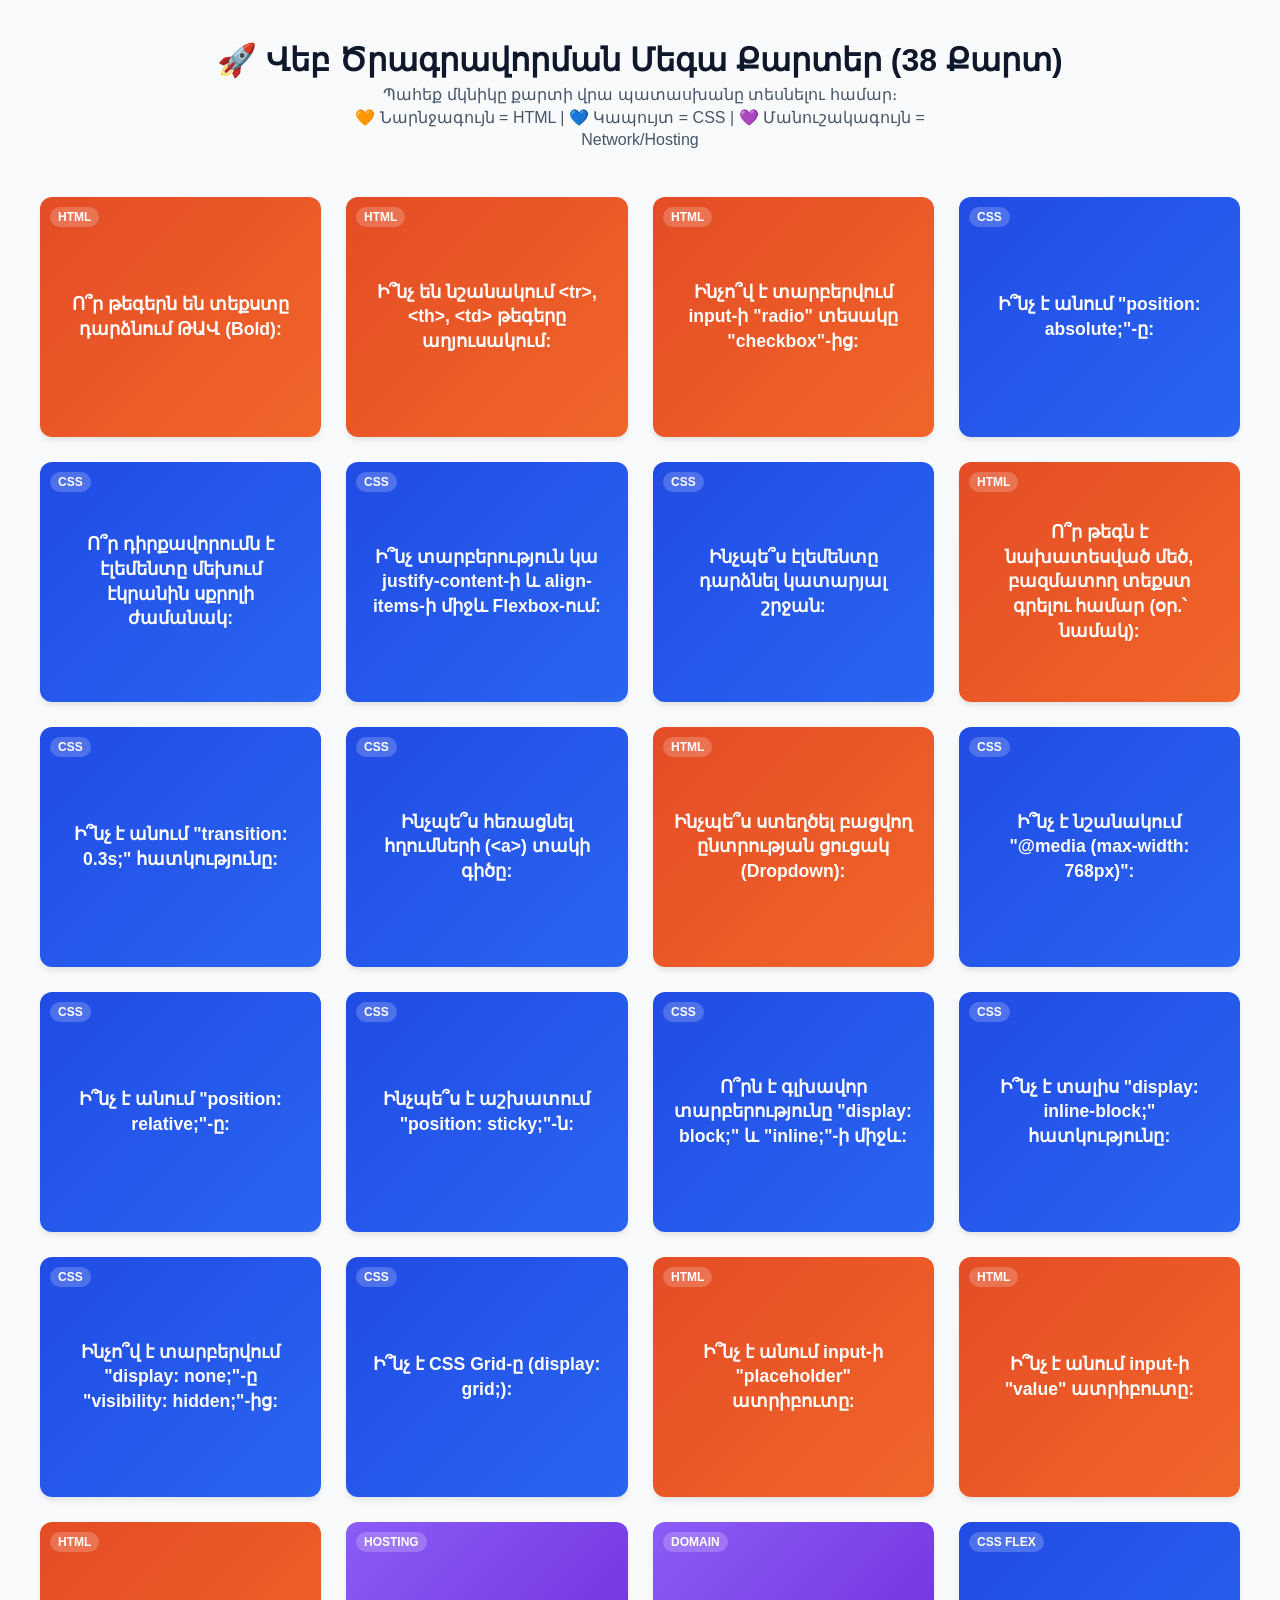
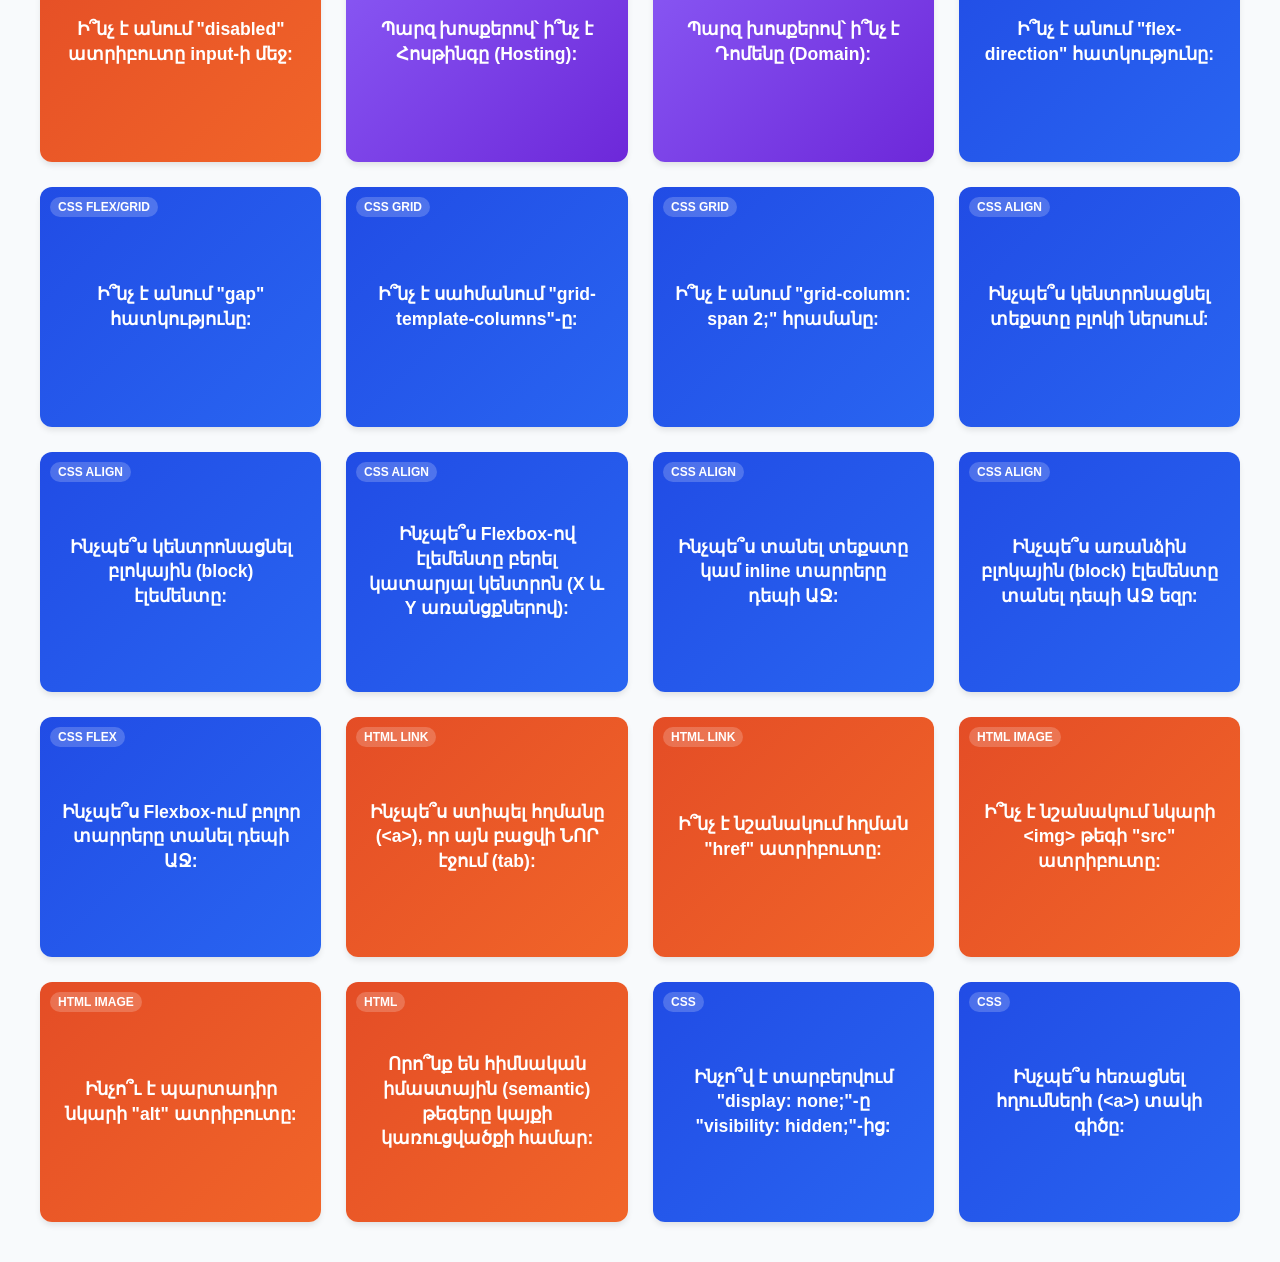
<file: index.html>
<!DOCTYPE html>
<html lang="hy">
<head>
    <meta charset="UTF-8">
    <meta name="viewport" content="width=device-width, initial-scale=1.0">
    <title>Մեգա Վեբ-Խաղ Ուսանողների Համար</title>
    <style>
        body {
            font-family: 'Segoe UI', Arial, sans-serif;
            background-color: #f8fafc;
            margin: 0;
            padding: 20px;
            display: flex;
            flex-direction: column;
            align-items: center;
        }

        h1 { color: #0f172a; margin-bottom: 5px; text-align: center; }
        .info { color: #475569; margin-bottom: 25px; text-align: center; max-width: 600px; line-height: 1.4; }

        /* Խաղի կոնտեյներ */
        .cards-grid {
            display: grid;
            grid-template-columns: repeat(auto-fill, minmax(280px, 1fr));
            gap: 25px;
            width: 100%;
            max-width: 1200px;
            padding: 20px 0;
        }

        /* Քարտի ոճեր */
        .flashcard {
            height: 240px;
            perspective: 1000px;
            cursor: pointer;
        }

        .card-inner {
            position: relative;
            width: 100%;
            height: 100%;
            text-align: center;
            transition: transform 0.6s;
            transform-style: preserve-3d;
        }

        .flashcard:hover .card-inner {
            transform: rotateY(180deg);
        }

        .front, .back {
            position: absolute;
            width: 100%;
            height: 100%;
            backface-visibility: hidden;
            -webkit-backface-visibility: hidden;
            border-radius: 12px;
            padding: 20px;
            box-sizing: border-box;
            display: flex;
            flex-direction: column;
            align-items: center;
            justify-content: center;
            box-shadow: 0 4px 6px -1px rgba(0,0,0,0.1);
        }

        /* Գունային բաժանում ըստ թեմաների */
        .html-card .front { background: linear-gradient(135deg, #e44d26, #f16529); color: white; }
        .css-card .front { background: linear-gradient(135deg, #214ce5, #2965f1); color: white; }
        .net-card .front { background: linear-gradient(135deg, #8b5cf6, #6d28d9); color: white; }
        
        .back {
            background-color: #ffffff;
            color: #1e293b;
            transform: rotateY(180deg);
            border: 2px solid #e2e8f0;
            font-size: 0.95rem;
            line-height: 1.5;
            text-align: left;
        }

        .badge {
            position: absolute;
            top: 10px;
            left: 10px;
            background-color: rgba(255,255,255,0.2);
            padding: 3px 8px;
            border-radius: 20px;
            font-size: 0.75rem;
            text-transform: uppercase;
            font-weight: bold;
        }

        h3 {
            font-size: 1.1rem;
            margin: 0;
            line-height: 1.4;
            text-align: center;
        }
        
        p {
            margin: 0;
        }
    </style>
</head>
<body>

    <h1>🚀 Վեբ Ծրագրավորման Մեգա Քարտեր (38 Քարտ)</h1>
    <p class="info">Պահեք մկնիկը քարտի վրա պատասխանը տեսնելու համար։<br>
    🧡 Նարնջագույն = HTML | 💙 Կապույտ = CSS | 💜 Մանուշակագույն = Network/Hosting</p>

    <div class="cards-grid">

        <!-- Քարտ 1 -->
        <div class="flashcard html-card">
            <div class="card-inner">
                <div class="front">
                    <span class="badge">HTML</span>
                    <h3>Ո՞ր թեգերն են տեքստը դարձնում ԹԱՎ (Bold):</h3>
                </div>
                <div class="back">
                    <p><strong>&lt;strong&gt;</strong> և <strong>&lt;b&gt;</strong> թեգերը: &lt;strong&gt;-ը նաև ցույց է տալիս կարևորություն որոնողական համակարգերի համար:</p>
                </div>
            </div>
        </div>

        <!-- Քարտ 2 -->
        <div class="flashcard html-card">
            <div class="card-inner">
                <div class="front">
                    <span class="badge">HTML</span>
                    <h3>Ի՞նչ են նշանակում &lt;tr&gt;, &lt;th&gt;, &lt;td&gt; թեգերը աղյուսակում:</h3>
                </div>
                <div class="back">
                    <p><b>&lt;tr&gt;</b> - Աղյուսակի տող (Row)<br><b>&lt;th&gt;</b> - Գլխագիր սյունակ (Header)<br><b>&lt;td&gt;</b> - Սովորական տվյալի սյունակ (Data):</p>
                </div>
            </div>
        </div>

        <!-- Քարտ 3 -->
        <div class="flashcard html-card">
            <div class="card-inner">
                <div class="front">
                    <span class="badge">HTML</span>
                    <h3>Ինչո՞վ է տարբերվում input-ի "radio" տեսակը "checkbox"-ից:</h3>
                </div>
                <div class="back">
                    <p><b>Radio</b>-ն թույլ է տալիս ընտրել միայն ՄԵԿ տարբերակ խմբից, իսկ <b>Checkbox</b>-ով կարող եք նշել ՄԻ ՔԱՆԻ տարբերակ միաժամանակ:</p>
                </div>
            </div>
        </div>

        <!-- Քարտ 4 -->
        <div class="flashcard css-card">
            <div class="card-inner">
                <div class="front">
                    <span class="badge">CSS</span>
                    <h3>Ի՞նչ է անում "position: absolute;"-ը:</h3>
                </div>
                <div class="back">
                    <p>Էլեմենտին հանում է էջի ընդհանուր հոսքից և դիրքավորում իրեն ամենամոտ "relative" ունեցող ծնողի նկատմամբ:</p>
                </div>
            </div>
        </div>

        <!-- Քարտ 5 -->
        <div class="flashcard css-card">
            <div class="card-inner">
                <div class="front">
                    <span class="badge">CSS</span>
                    <h3>Ո՞ր դիրքավորումն է էլեմենտը մեխում էկրանին սքրոլի ժամանակ:</h3>
                </div>
                <div class="back">
                    <p><b>position: fixed;</b> հատկությունը: Այն ամրացնում է տարրը էկրանի (viewport) նկատմամբ (օր.՝ կպչուն վերևի մենյուներ):</p>
                </div>
            </div>
        </div>

        <!-- Քարտ 6 -->
        <div class="flashcard css-card">
            <div class="card-inner">
                <div class="front">
                    <span class="badge">CSS</span>
                    <h3>Ի՞նչ տարբերություն կա justify-content-ի և align-items-ի միջև Flexbox-ում:</h3>
                </div>
                <div class="back">
                    <p><b>justify-content</b>-ը դասավորում է տարրերը գլխավոր առանցքով (հորիզոնական), իսկ <b>align-items</b>-ը՝ ուղղահայաց առանցքով:</p>
                </div>
            </div>
        </div>

        <!-- Քարտ 7 -->
        <div class="flashcard css-card">
            <div class="card-inner">
                <div class="front">
                    <span class="badge">CSS</span>
                    <h3>Ինչպե՞ս էլեմենտը դարձնել կատարյալ շրջան:</h3>
                </div>
                <div class="back">
                    <p>Էլեմենտի լայնությունն ու բարձրությունը պետք է լինեն հավասար (width=height), և պետք է կիրառել <b>border-radius: 50%;</b></p>
                </div>
            </div>
        </div>

        <!-- Քարտ 8 -->
        <div class="flashcard html-card">
            <div class="card-inner">
                <div class="front">
                    <span class="badge">HTML</span>
                    <h3>Ո՞ր թեգն է նախատեսված մեծ, բազմատող տեքստ գրելու համար (օր.՝ նամակ):</h3>
                </div>
                <div class="back">
                    <p><b>&lt;textarea&gt;</b> թեգը: Ի տարբերություն սովորական input-ի, սրա չափսերը օգտատերը կարող է մեծացնել/փոքրացնել բրաուզերում:</p>
                </div>
            </div>
        </div>

        <!-- Քարտ 9 -->
        <div class="flashcard css-card">
            <div class="card-inner">
                <div class="front">
                    <span class="badge">CSS</span>
                    <h3>Ի՞նչ է անում "transition: 0.3s;" հատկությունը:</h3>
                </div>
                <div class="back">
                    <p>Ապահովում է սահուն անցում էֆեկտների միջև (օրինակ՝ երբ մկնիկը պահում ենք կոճակի վրա և գույնը սահուն է փոխվում)։</p>
                </div>
            </div>
        </div>

        <!-- Քարտ 10 -->
        <div class="flashcard css-card">
            <div class="card-inner">
                <div class="front">
                    <span class="badge">CSS</span>
                    <h3>Ինչպե՞ս հեռացնել հղումների (&lt;a&gt;) տակի գիծը:</h3>
                </div>
                <div class="back">
                    <p>CSS-ում կիրառելով <b>text-decoration: none;</b> հատկությունը:</p>
                </div>
            </div>
        </div>

        <!-- Քարտ 11 -->
        <div class="flashcard html-card">
            <div class="card-inner">
                <div class="front">
                    <span class="badge">HTML</span>
                    <h3>Ինչպե՞ս ստեղծել բացվող ընտրության ցուցակ (Dropdown):</h3>
                </div>
                <div class="back">
                    <p>Օգտագործելով <b>&lt;select&gt;</b> կոնտեյները, իսկ ներսի տարբերակները սահմանելով <b>&lt;option&gt;</b> թեգերով:</p>
                </div>
            </div>
        </div>

        <!-- Քարտ 12 -->
        <div class="flashcard css-card">
            <div class="card-inner">
                <div class="front">
                    <span class="badge">CSS</span>
                    <h3>Ի՞նչ է նշանակում "@media (max-width: 768px)":</h3>
                </div>
                <div class="back">
                    <p>Սա մեդիա հարցում է: Ներսի CSS կոդը կաշխատի միայն այն սարքերի վրա, որոնց էկրանի լայնությունը 768px կամ ավելի փոքր է (Պլանշետներ/Հեռախոսներ):</p>
                </div>
            </div>
        </div>

        <!-- Քարտ 13 -->
        <div class="flashcard css-card">
            <div class="card-inner">
                <div class="front">
                    <span class="badge">CSS</span>
                    <h3>Ի՞նչ է անում "position: relative;"-ը:</h3>
                </div>
                <div class="back">
                    <p>Էլեմենտը շարժում է իր նախնական դիրքի նկատմամբ (top, left-ով), բայց էջում իր տեղը պահպանվում է։ Ծառայում է որպես հենակետ absolute էլեմենտների համար։</p>
                </div>
            </div>
        </div>

        <!-- Քարտ 14 -->
        <div class="flashcard css-card">
            <div class="card-inner">
                <div class="front">
                    <span class="badge">CSS</span>
                    <h3>Ինչպե՞ս է աշխատում "position: sticky;"-ն:</h3>
                </div>
                <div class="back">
                    <p>Սկզբում իրեն պահում է սովորականի պես (relative), բայց երբ էջը սքրոլ անելիս հասնում է նշված սահմանին (օր.՝ top: 0), «կպչում է» էկրանին (fixed)։</p>
                </div>
            </div>
        </div>

        <!-- Քարտ 15 -->
        <div class="flashcard css-card">
            <div class="card-inner">
                <div class="front">
                    <span class="badge">CSS</span>
                    <h3>Ո՞րն է գլխավոր տարբերությունը "display: block;" և "inline;"-ի միջև:</h3>
                </div>
                <div class="back">
                    <p><b>block</b>-ը սկսվում է նոր տողից և զբաղեցնում ողջ լայնությունը (div, p)։ <b>inline</b>-ը չի սկսվում նոր տողից, զբաղեցնում է միայն իր տեքստի չափով տեղ (span, a)։</p>
                </div>
            </div>
        </div>

        <!-- Քարտ 16 -->
        <div class="flashcard css-card">
            <div class="card-inner">
                <div class="front">
                    <span class="badge">CSS</span>
                    <h3>Ի՞նչ է տալիս "display: inline-block;" հատկությունը:</h3>
                </div>
                <div class="back">
                    <p>Էլեմենտը մնում է տողի մեջ (ինչպես inline-ը), բայց նրա վրա սկսում են աշխատել չափսերը՝ <b>width</b>, <b>height</b>, <b>margin</b> և <b>padding</b> (ինչպես block-ը)։</p>
                </div>
            </div>
        </div>

        <!-- Քարտ 17 -->
        <div class="flashcard css-card">
            <div class="card-inner">
                <div class="front">
                    <span class="badge">CSS</span>
                    <h3>Ինչո՞վ է տարբերվում "display: none;"-ը "visibility: hidden;"-ից:</h3>
                </div>
                <div class="back">
                    <p><b>display: none</b>-ը լիովին ջնջում է էլեմենտը էջից (տեղ չի զբաղեցնում)։ <b>visibility: hidden</b>-ը թաքցնում է տարրը, բայց նրա դատարկ տեղը էջում մնում է։</p>
                </div>
            </div>
        </div>

        <!-- Քարտ 18 -->
        <div class="flashcard css-card">
            <div class="card-inner">
                <div class="front">
                    <span class="badge">CSS</span>
                    <h3>Ի՞նչ է CSS Grid-ը (display: grid;):</h3>
                </div>
                <div class="back">
                    <p>Երկչափ (2D) դասավորության համակարգ է, որը թույլ է տալիս էջի տարածքը բաժանել ճկուն տողերի և սյունակների (ցանցի)։</p>
                </div>
            </div>
        </div>

        <!-- NEW Քարտ 19 -->
        <div class="flashcard html-card">
            <div class="card-inner">
                <div class="front">
                    <span class="badge">HTML</span>
                    <h3>Ի՞նչ է անում input-ի "placeholder" ատրիբուտը:</h3>
                </div>
                <div class="back">
                    <p>Ցույց է տալիս թույլ մոխրագույն հուշող տեքստ դաշտի ներսում, որն անհետանում է, երբ օգտատերը սկսում է որևէ բան տպել։</p>
                </div>
            </div>
        </div>

        <!-- NEW Քարտ 20 -->
        <div class="flashcard html-card">
            <div class="card-inner">
                <div class="front">
                    <span class="badge">HTML</span>
                    <h3>Ի՞նչ է անում input-ի "value" ատրիբուտը:</h3>
                </div>
                <div class="back">
                    <p>Սահմանում է ներմուծման դաշտի սկզբնական (կանխադրված) արժեքը, որը երևում է էջը բացելիս։</p>
                </div>
            </div>
        </div>

        <!-- NEW Քարտ 21 -->
        <div class="flashcard html-card">
            <div class="card-inner">
                <div class="front">
                    <span class="badge">HTML</span>
                    <h3>Ի՞նչ է անում "disabled" ատրիբուտը input-ի մեջ:</h3>
                </div>
                <div class="back">
                    <p>Արգելափակում է դաշտը կամ կոճակը. օգտատերը չի կարողանում սեղմել դրա վրա կամ տեքստ փոփոխել։</p>
                </div>
            </div>
        </div>

        <!-- NEW Քարտ 22 -->
        <div class="flashcard net-card">
            <div class="card-inner">
                <div class="front">
                    <span class="badge">HOSTING</span>
                    <h3>Պարզ խոսքերով՝ ի՞նչ է Հոսթինգը (Hosting):</h3>
                </div>
                <div class="back">
                    <p>Դա մի հզոր համակարգիչ է (սերվեր), որը միացված է համացանցին 24/7, և որտեղ վարձակալում ենք տարածք՝ մեր կայքի ֆայլերը պահելու համար։</p>
                </div>
            </div>
        </div>

        <!-- NEW Քարտ 23 -->
        <div class="flashcard net-card">
            <div class="card-inner">
                <div class="front">
                    <span class="badge">DOMAIN</span>
                    <h3>Պարզ խոսքերով՝ ի՞նչ է Դոմենը (Domain):</h3>
                </div>
                <div class="back">
                    <p>Դա կայքի անվանումն է կամ հասցեն (օր.՝ google.com), որը մարդիկ հավաքում են բրաուզերում՝ կայքը գտնելու համար։</p>
                </div>
            </div>
        </div>

        <!-- NEW Քարտ 24 -->
        <div class="flashcard css-card">
            <div class="card-inner">
                <div class="front">
                    <span class="badge">CSS FLEX</span>
                    <h3>Ի՞նչ է անում "flex-direction" հատկությունը:</h3>
                </div>
                <div class="back">
                    <p>Որոշում է flex-տարրերի դասավորության ուղղությունը. <b>row</b> (հորիզոնական տողով՝ լռելյայն) կամ <b>column</b> (ուղղահայաց սյունակով)։</p>
                </div>
            </div>
        </div>

        <!-- NEW Քարտ 25 -->
        <div class="flashcard css-card">
            <div class="card-inner">
                <div class="front">
                    <span class="badge">CSS FLEX/GRID</span>
                    <h3>Ի՞նչ է անում "gap" հատկությունը:</h3>
                </div>
                <div class="back">
                    <p>Սահմանում է հստակ և հավասար հեռավորություն (բացատ) flex կամ grid կոնտեյների ներսի էլեմենտների միջև։</p>
                </div>
            </div>
        </div>

        <!-- NEW Քարտ 26 -->
        <div class="flashcard css-card">
            <div class="card-inner">
                <div class="front">
                    <span class="badge">CSS GRID</span>
                    <h3>Ի՞նչ է սահմանում "grid-template-columns"-ը:</h3>
                </div>
                <div class="back">
                    <p>Որոշում է grid ցանցի սյունակների քանակն ու չափսերը (օր.՝ `repeat(3, 1fr)` ստեղծում է 3 հավասար սյունակ)։</p>
                </div>
            </div>
        </div>

        <!-- NEW Քարտ 27 -->
        <div class="flashcard css-card">
            <div class="card-inner">
                <div class="front">
                    <span class="badge">CSS GRID</span>
                    <h3>Ի՞նչ է անում "grid-column: span 2;" հրամանը:</h3>
                </div>
                <div class="back">
                    <p>Grid-ի ներսի էլեմենտին ստիպում է տարածվել և զբաղեցնել 2 սյունակի տեղ։</p>
                </div>
            </div>
        </div>

        <!-- NEW Քարտ 28 -->
        <div class="flashcard css-card">
            <div class="card-inner">
                <div class="front">
                    <span class="badge">CSS ALIGN</span>
                    <h3>Ինչպե՞ս կենտրոնացնել տեքստը բլոկի ներսում:</h3>
                </div>
                <div class="back">
                    <p>Օգտագործելով CSS-ի <b>text-align: center;</b> հատկությունը։ Այն աշխատում է տեքստի և inline տարրերի վրա։</p>
                </div>
            </div>
        </div>

        <!-- NEW Քարտ 29 -->
        <div class="flashcard css-card">
            <div class="card-inner">
                <div class="front">
                    <span class="badge">CSS ALIGN</span>
                    <h3>Ինչպե՞ս կենտրոնացնել բլոկային (block) էլեմենտը:</h3>
                </div>
                <div class="back">
                    <p>Էլեմենտին պետք է տալ ֆիքսված լայնություն (width) և կիրառել <b>margin: 0 auto;</b> հատկությունը։</p>
                </div>
            </div>
        </div>

        <!-- NEW Քարտ 30 -->
        <div class="flashcard css-card">
            <div class="card-inner">
                <div class="front">
                    <span class="badge">CSS ALIGN</span>
                    <h3>Ինչպե՞ս Flexbox-ով էլեմենտը բերել կատարյալ կենտրոն (X և Y առանցքներով):</h3>
                </div>
                <div class="back">
                    <p>Ծնող տարրին պետք է տալ՝<br><b>display: flex;<br>justify-content: center;<br>align-items: center;</b></p>
                </div>
            </div>
        </div>

        <!-- NEW Քարտ 31 -->
        <div class="flashcard css-card">
            <div class="card-inner">
                <div class="front">
                    <span class="badge">CSS ALIGN</span>
                    <h3>Ինչպե՞ս տանել տեքստը կամ inline տարրերը դեպի ԱՋ:</h3>
                </div>
                <div class="back">
                    <p>Կիրառելով CSS-ի <b>text-align: right;</b> հատկությունը։</p>
                </div>
            </div>
        </div>

        <!-- NEW Քարտ 32 -->
        <div class="flashcard css-card">
            <div class="card-inner">
                <div class="front">
                    <span class="badge">CSS ALIGN</span>
                    <h3>Ինչպե՞ս առանձին բլոկային (block) էլեմենտը տանել դեպի ԱՋ եզր:</h3>
                </div>
                <div class="back">
                    <p>Կիրառելով <b>margin-left: auto;</b> հատկությունը։ Այն ձախ կողմից առավելագույն ազատ տարածություն է ստեղծում և հրում բլոկը աջ։</p>
                </div>
            </div>
        </div>

        <!-- NEW Քարտ 33 -->
        <div class="flashcard css-card">
            <div class="card-inner">
                <div class="front">
                    <span class="badge">CSS FLEX</span>
                    <h3>Ինչպե՞ս Flexbox-ում բոլոր տարրերը տանել դեպի ԱՋ:</h3>
                </div>
                <div class="back">
                    <p>Ծնող կոնտեյների վրա կիրառելով <b>justify-content: flex-end;</b> հատկությունը։</p>
                </div>
            </div>
        </div>

        <!-- NEW Քարտ 34 -->
        <div class="flashcard html-card">
            <div class="card-inner">
                <div class="front">
                    <span class="badge">HTML LINK</span>
                    <h3>Ինչպե՞ս ստիպել հղմանը (&lt;a&gt;), որ այն բացվի ՆՈՐ էջում (tab):</h3>
                </div>
                <div class="back">
                    <p>Հղման թեգի ներսում պետք է ավելացնել <b>target="_blank"</b> ատրիբուտը։</p>
                </div>
            </div>
        </div>

        <!-- NEW Քարտ 35 -->
        <div class="flashcard html-card">
            <div class="card-inner">
                <div class="front">
                    <span class="badge">HTML LINK</span>
                    <h3>Ի՞նչ է նշանակում հղման "href" ատրիբուտը:</h3>
                </div>
                <div class="back">
                    <p>Hypertext Reference. Այն սահմանում է այն վեբ-հասցեն (URL) կամ ֆայլի ճանապարհը, թե ուր է տանելու հղումը սեղմելիս։</p>
                </div>
            </div>
        </div>

        <!-- NEW Քարտ 36 -->
        <div class="flashcard html-card">
            <div class="card-inner">
                <div class="front">
                    <span class="badge">HTML IMAGE</span>
                    <h3>Ի՞նչ է նշանակում նկարի &lt;img&gt; թեգի "src" ատրիբուտը:</h3>
                </div>
                <div class="back">
                    <p>Source (Աղբյուր)։ Նշում է նկարի ֆայլի ճշգրիտ տեղը համակարգչում կամ համացանցային հղումը։</p>
                </div>
            </div>
        </div>

        <!-- NEW Քարտ 37 -->
        <div class="flashcard html-card">
            <div class="card-inner">
                <div class="front">
                    <span class="badge">HTML IMAGE</span>
                    <h3>Ինչո՞ւ է պարտադիր նկարի "alt" ատրիբուտը:</h3>
                </div>
                <div class="back">
                    <p>Այն պարունակում է նկարի տեքստային նկարագրությունը, որը երևում է, եթե նկարը չբեռնվի, օգնում է տեսողական խնդիրներ ունեցողներին և SEO-ին։</p>
                </div>
            </div>
        </div>

        <!-- NEW Քարտ 38 -->
        <div class="flashcard html-card">
            <div class="card-inner">
                <div class="front">
                    <span class="badge">HTML</span>
                    <h3>Որո՞նք են հիմնական իմաստային (semantic) թեգերը կայքի կառուցվածքի համար:</h3>
                </div>
                <div class="back">
                    <p><b>&lt;header&gt;</b> (գլխամաս), <b>&lt;nav&gt;</b> (նավիգացիա), <b>&lt;main&gt;</b> (հիմնական բովանդակություն), <b>&lt;footer&gt;</b> (կայքի ներքևի մաս)։</p>
                </div>
            </div>
        </div>

        <!-- NEW Քարտ 17: display: none vs visibility: hidden -->
        <div class="flashcard css-card">
            <div class="card-inner">
                <div class="front">
                    <span class="badge">CSS</span>
                    <h3>Ինչո՞վ է տարբերվում "display: none;"-ը "visibility: hidden;"-ից:</h3>
                </div>
                <div class="back">
                    <p><b>display: none</b>-ը լիովին ջնջում է էլեմենտը էջի կառուցվածքից (տեղ չի զբաղեցնում)։ <b>visibility: hidden</b>-ը թաքցնում է տարրը, բայց նրա դատարկ տեղը էջում մնում է անփոփոխ։</p>
                </div>
            </div>
        </div>

        <!-- Քարտ 10: CSS Text-decoration -->
        <div class="flashcard css-card">
            <div class="card-inner">
                <div class="front">
                    <span class="badge">CSS</span>
                    <h3>Ինչպե՞ս հեռացնել հղումների (&lt;a&gt;) տակի գիծը:</h3>
                </div>
                <div class="back">
                    <p>CSS-ում կիրառելով <b>text-decoration: none;</b> հատկությունը:</p>
                </div>
            </div>
        </div>

    </div>

</body>
</html>
</file>
